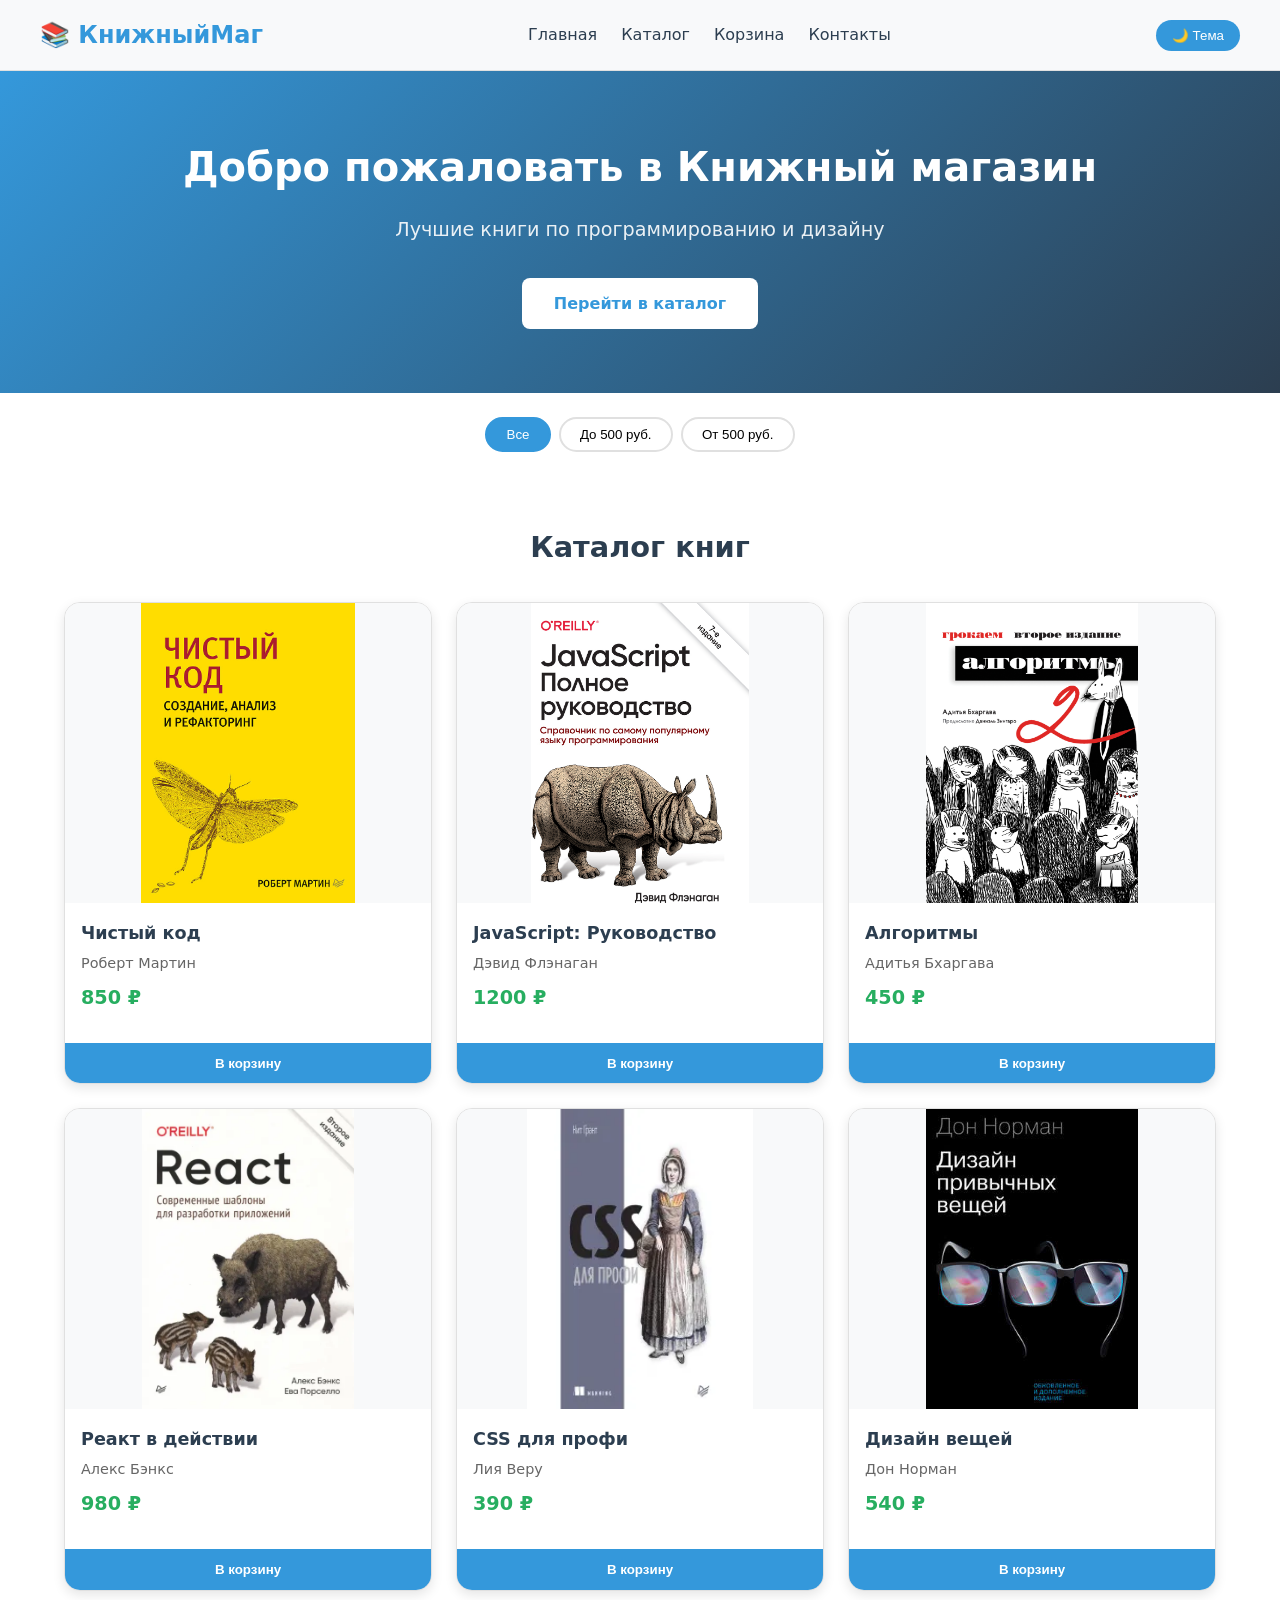
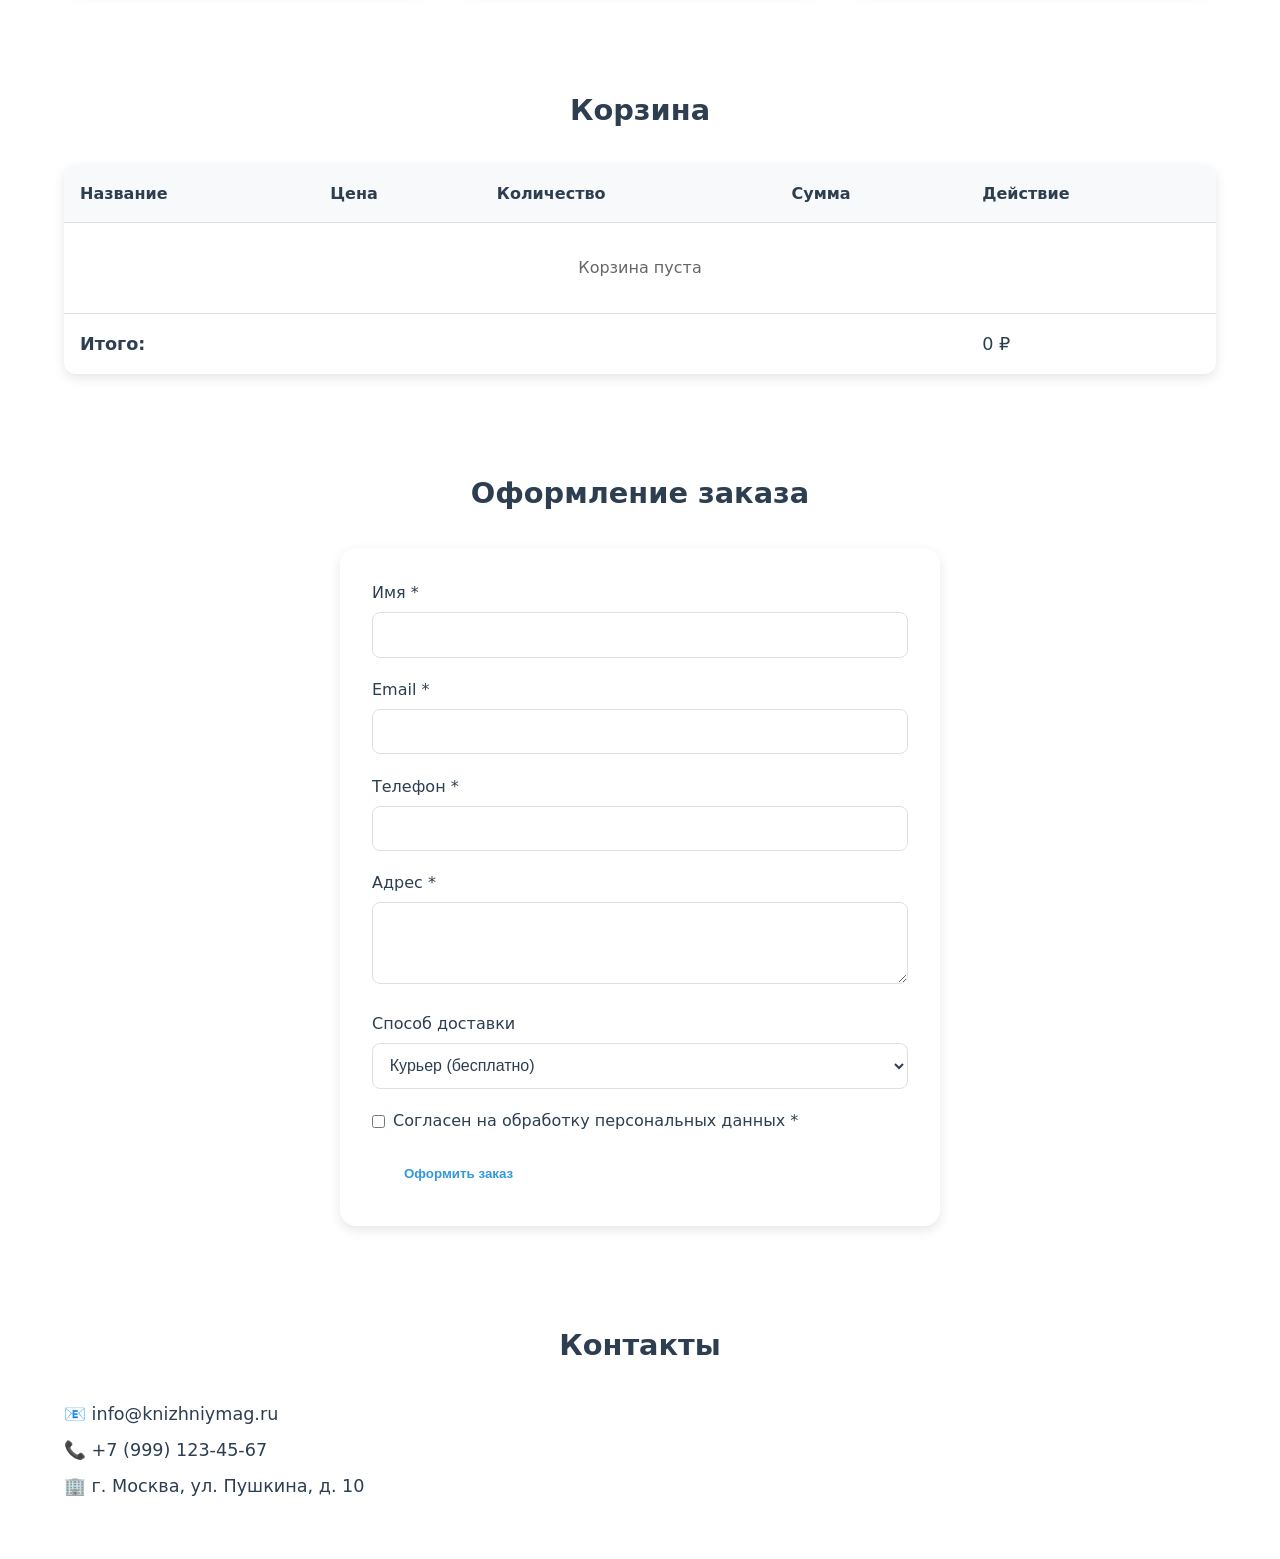
<file: index.html>
<!DOCTYPE html>
<html lang="ru">
<head>
  <meta charset="UTF-8">
  <meta name="viewport" content="width=device-width, initial-scale=1.0">
  <title>Книжный магазин</title>
  <link rel="stylesheet" href="styles.css">
</head>
<body>
  <!-- Шапка сайта -->
  <header class="header">
    <div class="container header-content">
      <div class="logo">📚 КнижныйМаг</div>
      <nav class="nav">
        <a href="#home" class="nav-link">Главная</a>
        <a href="#catalog" class="nav-link">Каталог</a>
        <a href="#cart" class="nav-link">Корзина</a>
        <a href="#contacts" class="nav-link">Контакты</a>
      </nav>
      <button id="themeToggle" class="theme-btn">🌙 Тема</button>
    </div>
  </header>

  <!-- Главный баннер -->
  <section id="home" class="hero">
    <div class="container">
      <h1>Добро пожаловать в Книжный магазин</h1>
      <p>Лучшие книги по программированию и дизайну</p>
      <a href="#catalog" class="btn btn-primary">Перейти в каталог</a>
    </div>
  </section>

  <!-- Фильтры каталога -->
  <section class="filters container">
    <button class="filter-btn active" data-filter="all">Все</button>
    <button class="filter-btn" data-filter="under500">До 500 руб.</button>
    <button class="filter-btn" data-filter="over500">От 500 руб.</button>
  </section>

  <!-- Каталог книг -->
  <section id="catalog" class="catalog">
    <div class="container">
      <h2>Каталог книг</h2>
      <div id="booksGrid" class="books-grid">
        <!-- Карточки генерируются через JavaScript -->
      </div>
    </div>
  </section>

  <!-- Корзина -->
  <section id="cart" class="cart">
    <div class="container">
      <h2>Корзина</h2>
      <table class="cart-table">
        <thead>
          <tr>
            <th>Название</th>
            <th>Цена</th>
            <th>Количество</th>
            <th>Сумма</th>
            <th>Действие</th>
          </tr>
        </thead>
        <tbody id="cartBody">
          <!-- Строки корзины генерируются через JavaScript -->
        </tbody>
        <tfoot>
          <tr>
            <td colspan="4" class="cart-total"><strong>Итого:</strong></td>
            <td id="cartTotal">0 ₽</td>
          </tr>
        </tfoot>
      </table>
    </div>
  </section>

  <!-- Форма заказа -->
  <section id="order" class="order">
    <div class="container">
      <h2>Оформление заказа</h2>
      <form id="orderForm" class="order-form">
        <div class="form-group">
          <label for="name">Имя *</label>
          <input type="text" id="name" name="name" required>
        </div>
        <div class="form-group">
          <label for="email">Email *</label>
          <input type="email" id="email" name="email" required>
        </div>
        <div class="form-group">
          <label for="phone">Телефон *</label>
          <input type="tel" id="phone" name="phone" required>
        </div>
        <div class="form-group">
          <label for="address">Адрес *</label>
          <textarea id="address" name="address" rows="3" required></textarea>
        </div>
        <div class="form-group">
          <label for="delivery">Способ доставки</label>
          <select id="delivery" name="delivery">
            <option value="courier">Курьер (бесплатно)</option>
            <option value="pickup">Самовывоз</option>
            <option value="post">Почта России (+200 ₽)</option>
          </select>
        </div>
        <div class="form-group checkbox">
          <label>
            <input type="checkbox" id="agree" name="agree" required>
            Согласен на обработку персональных данных *
          </label>
        </div>
        <button type="submit" class="btn btn-primary">Оформить заказ</button>
      </form>
    </div>
  </section>

  <!-- Контакты -->
  <section id="contacts" class="contacts">
    <div class="container">
      <h2>Контакты</h2>
      <p>📧 info@knizhniymag.ru</p>
      <p>📞 +7 (999) 123-45-67</p>
      <p>🏢 г. Москва, ул. Пушкина, д. 10</p>
    </div>
  </section>

  <!-- Ссылка "Наверх" -->
  <a href="#home" class="back-to-top" id="backToTop">↑ Наверх</a>

  <!-- Подключение внешнего JS -->
  <script src="script.js"></script>
</body>
</html>
</file>
<file: styles.css>
/* ===== СБРОС И БАЗОВЫЕ СТИЛИ ===== */
* {
  box-sizing: border-box;
  margin: 0;
  padding: 0;
}

:root {
  --bg-body: #ffffff;
  --bg-card: #ffffff;
  --bg-header: #f8f9fa;
  --text-primary: #2c3e50;
  --text-secondary: #666666;
  --accent: #3498db;
  --accent-hover: #2980b9;
  --success: #27ae60;
  --danger: #e74c3c;
  --border: #e0e0e0;
  --shadow: 0 4px 12px rgba(0, 0, 0, 0.1);
  --shadow-hover: 0 8px 20px rgba(0, 0, 0, 0.15);
}

/* Тёмная тема */
body.dark-theme {
  --bg-body: #1a1a2e;
  --bg-card: #16213e;
  --bg-header: #0f3460;
  --text-primary: #f0f3f8;
  --text-secondary: #a0a8b8;
  --border: #2a2f3a;
  --shadow: 0 4px 12px rgba(0, 0, 0, 0.3);
}

body {
  font-family: system-ui, -apple-system, 'Segoe UI', Roboto, sans-serif;
  background: var(--bg-body);
  color: var(--text-primary);
  line-height: 1.6;
  transition: background 0.3s, color 0.3s;
}

.container {
  max-width: 1200px;
  margin: 0 auto;
  padding: 0 1.5rem;
}

/* ===== ШАПКА ===== */
.header {
  background: var(--bg-header);
  border-bottom: 1px solid var(--border);
  position: sticky;
  top: 0;
  z-index: 100;
}

.header-content {
  display: flex;
  justify-content: space-between;
  align-items: center;
  padding: 1rem 0;
}

.logo {
  font-size: 1.5rem;
  font-weight: 700;
  color: var(--accent);
}

.nav {
  display: flex;
  gap: 1.5rem;
}

.nav-link {
  color: var(--text-primary);
  text-decoration: none;
  font-weight: 500;
  transition: color 0.2s;
}

.nav-link:hover {
  color: var(--accent);
}

.theme-btn {
  background: var(--accent);
  color: white;
  border: none;
  padding: 0.5rem 1rem;
  border-radius: 20px;
  cursor: pointer;
  font-weight: 500;
  transition: background 0.2s;
}

.theme-btn:hover {
  background: var(--accent-hover);
}

/* ===== БАННЕР ===== */
.hero {
  background: linear-gradient(135deg, var(--accent), #2c3e50);
  color: white;
  text-align: center;
  padding: 4rem 1rem;
}

.hero h1 {
  font-size: 2.5rem;
  margin-bottom: 1rem;
}

.hero p {
  font-size: 1.2rem;
  margin-bottom: 2rem;
  opacity: 0.9;
}

.btn {
  display: inline-block;
  padding: 0.8rem 2rem;
  border: none;
  border-radius: 8px;
  font-weight: 600;
  cursor: pointer;
  text-decoration: none;
  transition: transform 0.2s, background 0.2s;
}

.btn-primary {
  background: white;
  color: var(--accent);
}

.btn-primary:hover {
  transform: translateY(-2px);
  background: #f0f0f0;
}

/* ===== ФИЛЬТРЫ ===== */
.filters {
  display: flex;
  gap: 0.5rem;
  padding: 1.5rem 0;
  justify-content: center;
  flex-wrap: wrap;
}

.filter-btn {
  padding: 0.5rem 1.2rem;
  background: var(--bg-card);
  border: 2px solid var(--border);
  border-radius: 20px;
  cursor: pointer;
  font-weight: 500;
  transition: all 0.2s;
}

.filter-btn:hover,
.filter-btn.active {
  background: var(--accent);
  color: white;
  border-color: var(--accent);
}

/* ===== КАТАЛОГ ===== */
.catalog, .cart, .order, .contacts {
  padding: 3rem 0;
}

.catalog h2, .cart h2, .order h2, .contacts h2 {
  text-align: center;
  margin-bottom: 2rem;
  font-size: 1.8rem;
}

.books-grid {
  display: grid;
  grid-template-columns: repeat(3, 1fr);
  gap: 1.5rem;
}

.book-card {
  background: var(--bg-card);
  border: 1px solid var(--border);
  border-radius: 16px;
  overflow: hidden;
  box-shadow: var(--shadow);
  transition: transform 0.25s, box-shadow 0.25s;
  display: flex;
  flex-direction: column;
}

.book-card:hover {
  transform: translateY(-5px);
  box-shadow: var(--shadow-hover);
}

.book-img {
  width: 100%;
  height: 300px;              /* Высота под стандартные пропорции книг (~2:3) */
  object-fit: contain;        /* Показывает ОБЛОЖКУ ЦЕЛИКОМ, без обрезки */
  background: #f8f9fa;        /* Светлый фон для картинок с пустыми полями */
  display: block;             /* Убирает лишний отступ снизу */
}

.book-info {
  padding: 1rem;
  flex-grow: 1;
  display: flex;
  flex-direction: column;
}

.book-title {
  font-size: 1.1rem;
  font-weight: 600;
  margin-bottom: 0.3rem;
}

.book-author {
  color: var(--text-secondary);
  font-size: 0.9rem;
  margin-bottom: 0.5rem;
}

.book-price {
  font-size: 1.2rem;
  font-weight: 700;
  color: var(--success);
  margin-bottom: 0.8rem;
  margin-top: auto;
}

.add-btn {
  width: 100%;
  padding: 0.8rem;
  background: var(--accent);
  color: white;
  border: none;
  font-weight: 600;
  cursor: pointer;
  transition: background 0.2s;
}

.add-btn:hover {
  background: var(--accent-hover);
}

/* ===== КОРЗИНА ===== */
.cart-table {
  width: 100%;
  border-collapse: collapse;
  background: var(--bg-card);
  border-radius: 12px;
  overflow: hidden;
  box-shadow: var(--shadow);
}

.cart-table th,
.cart-table td {
  padding: 1rem;
  text-align: left;
  border-bottom: 1px solid var(--border);
}

.cart-table th {
  background: var(--bg-header);
  font-weight: 600;
}

.cart-table tfoot td {
  font-size: 1.1rem;
  border: none;
}

.cart-total {
  text-align: right;
  padding-right: 2rem;
}

.quantity-control {
  display: flex;
  align-items: center;
  gap: 0.5rem;
}

.quantity-btn {
  width: 30px;
  height: 30px;
  border: 1px solid var(--border);
  background: var(--bg-card);
  border-radius: 4px;
  cursor: pointer;
  font-weight: 600;
}

.quantity-btn:hover {
  background: var(--border);
}

.remove-btn {
  background: var(--danger);
  color: white;
  border: none;
  padding: 0.4rem 0.8rem;
  border-radius: 4px;
  cursor: pointer;
  font-size: 0.9rem;
}

.remove-btn:hover {
  background: #c0392b;
}

/* ===== ФОРМА ===== */
.order-form {
  max-width: 600px;
  margin: 0 auto;
  background: var(--bg-card);
  padding: 2rem;
  border-radius: 16px;
  box-shadow: var(--shadow);
}

.form-group {
  margin-bottom: 1.2rem;
}

.form-group label {
  display: block;
  margin-bottom: 0.4rem;
  font-weight: 500;
}

.form-group input,
.form-group textarea,
.form-group select {
  width: 100%;
  padding: 0.8rem;
  border: 1px solid var(--border);
  border-radius: 8px;
  font-size: 1rem;
  background: var(--bg-body);
  color: var(--text-primary);
}

.form-group input:focus,
.form-group textarea:focus,
.form-group select:focus {
  outline: none;
  border-color: var(--accent);
}

.form-group.checkbox label {
  display: flex;
  align-items: center;
  gap: 0.5rem;
  font-weight: normal;
}

.form-group.checkbox input {
  width: auto;
}

.form-error {
  color: var(--danger);
  font-size: 0.85rem;
  margin-top: 0.3rem;
  display: none;
}

.form-group.error input,
.form-group.error textarea {
  border-color: var(--danger);
}

.form-group.error .form-error {
  display: block;
}

/* ===== КОНТАКТЫ ===== */
.contacts p {
  margin: 0.5rem 0;
  font-size: 1.1rem;
}

/* ===== НАВЕРХ ===== */
.back-to-top {
  position: fixed;
  bottom: 2rem;
  right: 2rem;
  background: var(--accent);
  color: white;
  padding: 0.8rem 1.2rem;
  border-radius: 30px;
  text-decoration: none;
  font-weight: 600;
  box-shadow: var(--shadow);
  opacity: 0;
  visibility: hidden;
  transition: opacity 0.3s, visibility 0.3s;
  z-index: 90;
}

.back-to-top.visible {
  opacity: 1;
  visibility: visible;
}

.back-to-top:hover {
  background: var(--accent-hover);
  transform: translateY(-2px);
}

/* ===== АДАПТИВНОСТЬ ===== */
@media (max-width: 900px) {
  .books-grid {
    grid-template-columns: repeat(2, 1fr);
  }
  
  .header-content {
    flex-wrap: wrap;
    gap: 1rem;
  }
  
  .nav {
    order: 3;
    width: 100%;
    justify-content: center;
  }
}

@media (max-width: 600px) {
  .books-grid {
    grid-template-columns: 1fr;
  }
  
  .hero h1 {
    font-size: 1.8rem;
  }
  
  .cart-table {
    font-size: 0.9rem;
  }
  
  .cart-table th,
  .cart-table td {
    padding: 0.8rem 0.5rem;
  }
  
  .order-form {
    padding: 1.5rem;
  }
}
</file>
